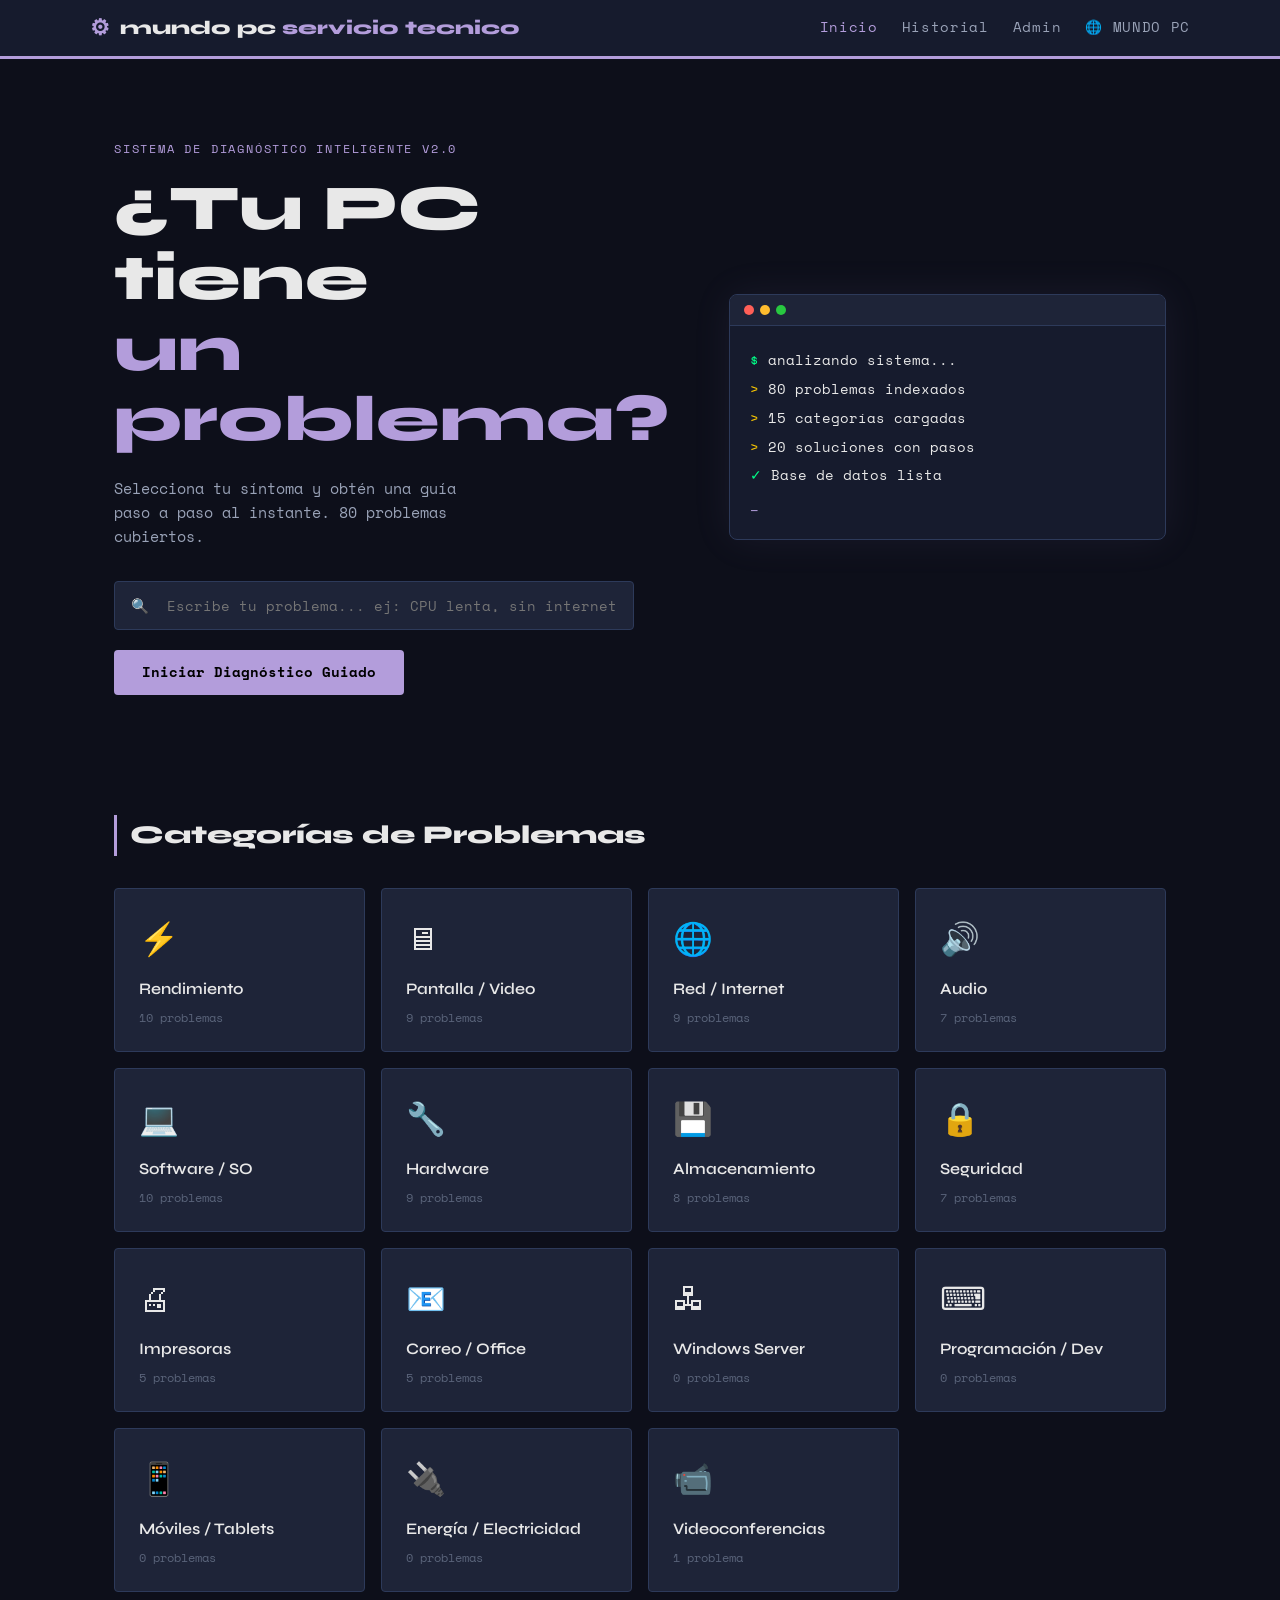
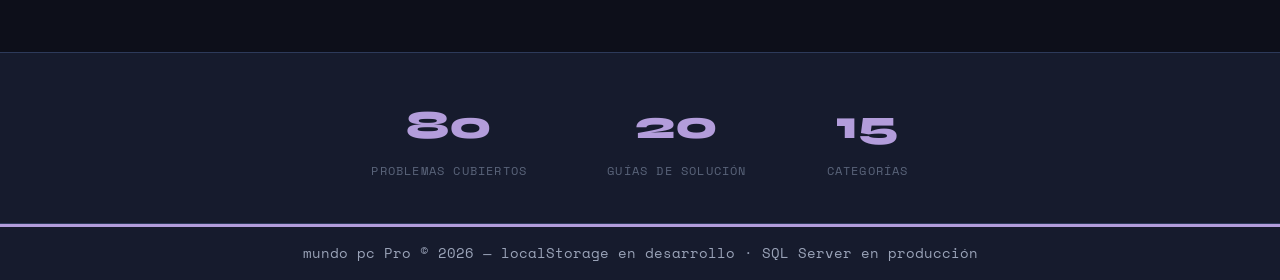
<file: index.html>
<!DOCTYPE html>
<html lang="es">
<head>
  <meta charset="UTF-8" />
  <meta name="viewport" content="width=device-width, initial-scale=1.0"/>
  <title>mundo pc — Soporte Técnico</title>
  <link rel="icon" href="logo principal.jpeg">
  <link rel="stylesheet" href="css/style.css" />
  <link rel="preconnect" href="https://fonts.googleapis.com">
  <link href="https://fonts.googleapis.com/css2?family=Space+Mono:wght@400;700&family=Syne:wght@400;600;800&display=swap" rel="stylesheet">
</head>
<body>

  <header class="site-header">
    <div class="header-inner">
      <div class="logo">
        <span class="logo-icon">⚙</span>
        <span class="logo-text">mundo pc <em> servicio tecnico</em></span>
      </div>
      <nav class="main-nav">
        <a href="index.html" class="nav-link active">Inicio</a>
        <a href="views/historial.html" class="nav-link">Historial</a>
        <a href="views/admin.html" class="nav-link">Admin</a>
        <a href="https://emanuel240526.github.io/mundo-pc/" class="nav-link">🌐 MUNDO PC</a>
      </nav>
    </div>
  </header>

  <!-- HERO -->
  <section class="hero">
    <div class="hero-content">
      <p class="hero-tag">Sistema de Diagnóstico Inteligente v2.0</p>
      <h1 class="hero-title">¿Tu PC tiene<br/><span class="accent">un problema?</span></h1>
      <p class="hero-sub">Selecciona tu síntoma y obtén una guía paso a paso al instante. 80 problemas cubiertos.</p>

      <!-- BUSCADOR GLOBAL -->
      <div id="searchWrap" class="search-wrap">
        <input type="text" id="searchGlobal" class="search-global" placeholder="🔍  Escribe tu problema... ej: CPU lenta, sin internet"/>
        <div id="searchResultados" class="search-resultados" style="display:none"></div>
      </div>

      <a href="views/diagnostico.html" class="btn-primary" style="margin-top:12px">Iniciar Diagnóstico Guiado</a>
    </div>
    <div class="hero-visual">
      <div class="terminal-mock">
        <div class="terminal-bar"><span></span><span></span><span></span></div>
        <div class="terminal-body">
          <p><span class="t-green">$</span> analizando sistema...</p>
          <p><span class="t-yellow">></span> 80 problemas indexados</p>
          <p><span class="t-yellow">></span> 15 categorías cargadas</p>
          <p><span class="t-yellow">></span> 20 soluciones con pasos</p>
          <p><span class="t-green">✓</span> Base de datos lista</p>
          <p class="blink">_</p>
        </div>
      </div>
    </div>
  </section>

  <!-- CATEGORÍAS -->
  <section class="categories">
    <h2 class="section-title">Categorías de Problemas</h2>
    <div class="cat-grid" id="catGrid"></div>
  </section>

  <!-- STATS -->
  <section class="stats-bar">
    <div class="stat">
      <span class="stat-num" id="statProblemas">0</span>
      <span class="stat-label">Problemas cubiertos</span>
    </div>
    <div class="stat">
      <span class="stat-num" id="statSoluciones">0</span>
      <span class="stat-label">Guías de solución</span>
    </div>
    <div class="stat">
      <span class="stat-num" id="statCategorias">0</span>
      <span class="stat-label">Categorías</span>
    </div>
  </section>

  <footer class="site-footer">
    <p>mundo pc Pro &copy; 2026 — localStorage en desarrollo · SQL Server en producción</p>
  </footer>

  <script src="js/db.js"></script>
  <script src="js/app.js"></script>
</body>
</html>
</file>
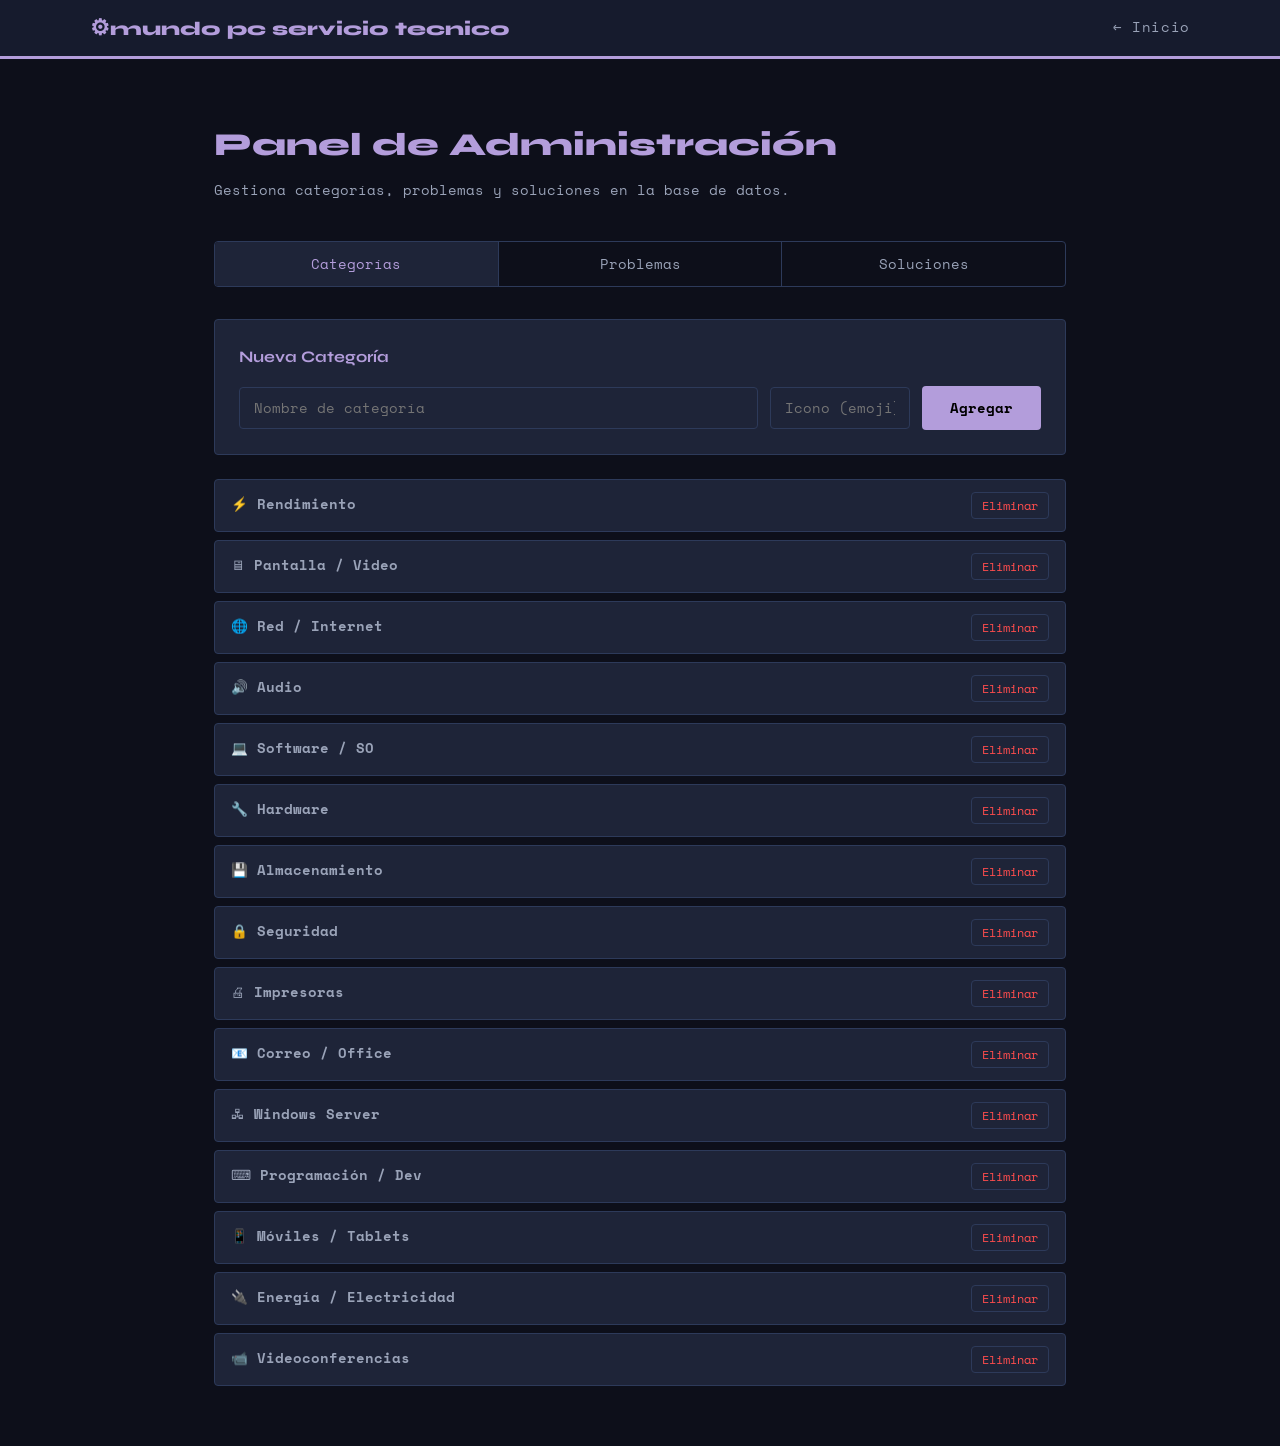
<file: views/admin.html>
<!DOCTYPE html>
<html lang="es">
<head>
  <meta charset="UTF-8"/>
  <meta name="viewport" content="width=device-width, initial-scale=1.0"/>
  <title>Admin — mundo pc Pro</title>
  <link rel="stylesheet" href="../css/style.css"/>
  <link rel="preconnect" href="https://fonts.googleapis.com">
  <link href="https://fonts.googleapis.com/css2?family=Space+Mono:wght@400;700&family=Syne:wght@400;600;800&display=swap" rel="stylesheet">
</head>
<body class="view-page">

  <header class="site-header">
    <div class="header-inner">
      <div class="logo">
        <a href="../index.html"><span class="logo-icon">⚙</span><span class="logo-text">mundo pc <em> servicio tecnico</em></span></a>
      </div>
      <nav class="main-nav">
        <a href="../index.html" class="nav-link">← Inicio</a>
      </nav>
    </div>
  </header>

  <main class="admin-main">

    <div class="page-heading">
      <h1>Panel de Administración</h1>
      <p>Gestiona categorías, problemas y soluciones en la base de datos.</p>
    </div>

    <!-- TABS -->
    <div class="admin-tabs">
      <button class="tab-btn active" onclick="switchTab('categorias')">Categorías</button>
      <button class="tab-btn" onclick="switchTab('problemas')">Problemas</button>
      <button class="tab-btn" onclick="switchTab('soluciones')">Soluciones</button>
    </div>

    <!-- TAB: CATEGORÍAS -->
    <div class="tab-content active" id="tab-categorias">
      <div class="admin-form-card">
        <h3>Nueva Categoría</h3>
        <div class="form-row">
          <input type="text" id="catNombre" placeholder="Nombre de categoría" class="form-input"/>
          <input type="text" id="catIcono" placeholder="Icono (emoji)" class="form-input short"/>
          <button class="btn-primary" onclick="agregarCategoria()">Agregar</button>
        </div>
      </div>
      <div class="admin-list" id="listaCategorias"></div>
    </div>

    <!-- TAB: PROBLEMAS -->
    <div class="tab-content" id="tab-problemas">
      <div class="admin-form-card">
        <h3>Nuevo Problema</h3>
        <div class="form-row">
          <select id="probCategoria" class="form-input">
            <option value="">Selecciona categoría</option>
          </select>
          <input type="text" id="probNombre" placeholder="Descripción del problema" class="form-input"/>
          <button class="btn-primary" onclick="agregarProblema()">Agregar</button>
        </div>
      </div>
      <div class="admin-list" id="listaProblemas"></div>
    </div>

    <!-- TAB: SOLUCIONES -->
    <div class="tab-content" id="tab-soluciones">
      <div class="admin-form-card">
        <h3>Nueva Solución</h3>
        <div class="form-col">
          <select id="solProblema" class="form-input">
            <option value="">Selecciona problema</option>
          </select>
          <input type="text" id="solTitulo" placeholder="Título de la solución" class="form-input"/>
          <textarea id="solPasos" class="form-textarea" placeholder="Pasos (uno por línea)"></textarea>
          <input type="text" id="solHerramientas" placeholder="Herramientas necesarias (separadas por coma)" class="form-input"/>
          <select id="solDificultad" class="form-input">
            <option value="facil">Fácil</option>
            <option value="medio">Medio</option>
            <option value="avanzado">Avanzado</option>
          </select>
          <input type="number" id="solTiempo" placeholder="Tiempo estimado (minutos)" class="form-input"/>
          <button class="btn-primary" onclick="agregarSolucion()">Guardar Solución</button>
        </div>
      </div>
      <div class="admin-list" id="listaSoluciones"></div>
    </div>

  </main>

  <script src="../js/db.js"></script>
  <script src="../js/admin.js"></script>

</body>
</html>
</file>
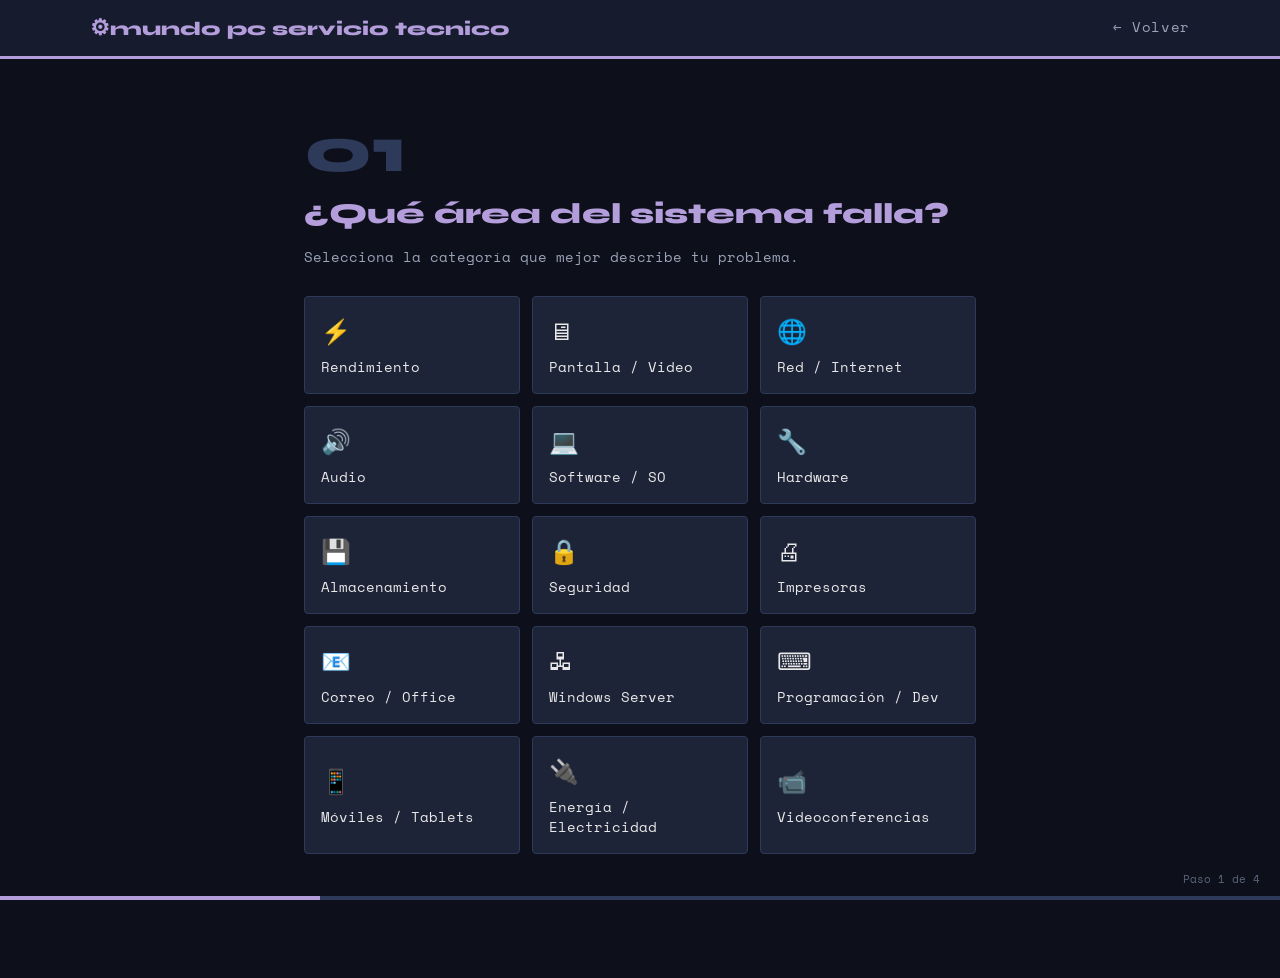
<file: views/diagnostico.html>
<!DOCTYPE html>
<html lang="es">
<head>
  <meta charset="UTF-8"/>
  <meta name="viewport" content="width=device-width, initial-scale=1.0"/>
  <title>Diagnóstico — mundo pc Pro</title>
  <link rel="stylesheet" href="../css/style.css"/>
  <link rel="preconnect" href="https://fonts.googleapis.com">
  <link href="https://fonts.googleapis.com/css2?family=Space+Mono:wght@400;700&family=Syne:wght@400;600;800&display=swap" rel="stylesheet">
</head>
<body class="view-page">

  <header class="site-header">
    <div class="header-inner">
      <div class="logo">
        <a href="../index.html"><span class="logo-icon">⚙</span><span class="logo-text">mundo pc <em> servicio tecnico</em></span></a>
      </div>
      <nav class="main-nav">
        <a href="../index.html" class="nav-link">← Volver</a>
      </nav>
    </div>
  </header>

  <main class="diag-main">

    <!-- PASO 1: Categoría -->
    <div class="step-card active" id="step1">
      <div class="step-number">01</div>
      <h2>¿Qué área del sistema falla?</h2>
      <p class="step-desc">Selecciona la categoría que mejor describe tu problema.</p>
      <div class="option-grid" id="categoriaGrid">
        <!-- Llenado por diagnostico.js -->
      </div>
    </div>

    <!-- PASO 2: Problema específico -->
    <div class="step-card" id="step2">
      <div class="step-number">02</div>
      <h2>¿Cuál es el síntoma exacto?</h2>
      <p class="step-desc">Escoge el problema que mejor describe lo que ves.</p>
      <div class="option-grid" id="problemaGrid">
        <!-- Llenado dinámico -->
      </div>
      <button class="btn-ghost" onclick="goBack(1)">← Atrás</button>
    </div>

    <!-- PASO 3: Severidad -->
    <div class="step-card" id="step3">
      <div class="step-number">03</div>
      <h2>¿Qué tan grave es?</h2>
      <p class="step-desc">Esto nos ayuda a priorizar la solución.</p>
      <div class="severity-row">
        <button class="sev-btn" data-sev="1" onclick="selectSeveridad(1)">😐 Leve</button>
        <button class="sev-btn" data-sev="2" onclick="selectSeveridad(2)">😟 Moderado</button>
        <button class="sev-btn" data-sev="3" onclick="selectSeveridad(3)">🔥 Crítico</button>
      </div>
      <button class="btn-ghost" onclick="goBack(2)">← Atrás</button>
    </div>

    <!-- PASO 4: Resultado -->
    <div class="step-card" id="step4">
      <div class="step-number">04</div>
      <h2>Tu guía de solución</h2>
      <div class="resultado-box" id="resultadoBox">
        <!-- Llenado por diagnostico.js con datos de BD -->
      </div>
      <div class="resultado-actions">
        <button class="btn-primary" onclick="guardarConsulta()">💾 Guardar en historial</button>
        <button class="btn-ghost" onclick="reiniciar()">🔄 Nuevo diagnóstico</button>
        <a href="guia.html" class="btn-ghost" id="verGuiaBtn">📄 Ver guía completa</a>
      </div>
    </div>

    <!-- BARRA DE PROGRESO -->
    <div class="progress-bar-wrap">
      <div class="progress-bar" id="progressBar" style="width:25%"></div>
    </div>
    <p class="progress-label" id="progressLabel">Paso 1 de 4</p>

  </main>

  <script src="../js/db.js"></script>
  <script src="../js/diagnostico.js"></script>

</body>
</html>
</file>
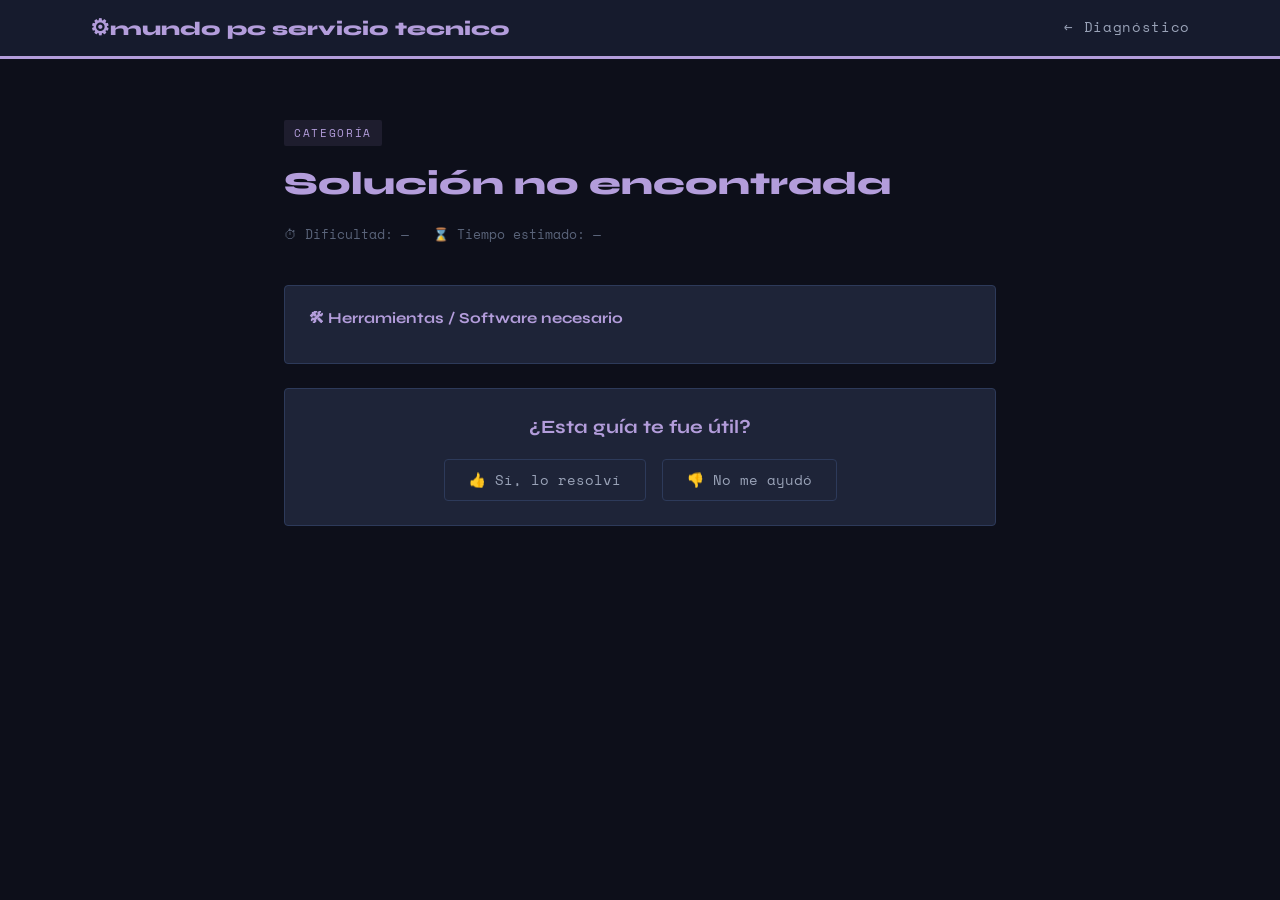
<file: views/guia.html>
<!DOCTYPE html>
<html lang="es">
<head>
  <meta charset="UTF-8"/>
  <meta name="viewport" content="width=device-width, initial-scale=1.0"/>
  <title>Guía de Solución — mundo pc Pro</title>
  <link rel="stylesheet" href="../css/style.css"/>
  <link rel="preconnect" href="https://fonts.googleapis.com">
  <link href="https://fonts.googleapis.com/css2?family=Space+Mono:wght@400;700&family=Syne:wght@400;600;800&display=swap" rel="stylesheet">
</head>
<body class="view-page">

  <header class="site-header">
    <div class="header-inner">
      <div class="logo">
        <a href="../index.html"><span class="logo-icon">⚙</span><span class="logo-text">mundo pc <em> servicio tecnico</em></span></a>
      </div>
      <nav class="main-nav">
        <a href="diagnostico.html" class="nav-link">← Diagnóstico</a>
      </nav>
    </div>
  </header>

  <main class="guia-main">

    <div class="guia-header">
      <span class="guia-tag" id="guiaCategoria">Categoría</span>
      <h1 id="guiaTitulo">Cargando solución...</h1>
      <div class="guia-meta">
        <span id="guiaDificultad">⏱ Dificultad: —</span>
        <span id="guiaTiempo">⌛ Tiempo estimado: —</span>
      </div>
    </div>

    <!-- ADVERTENCIA si es crítico -->
    <div class="alert-critico" id="alertCritico" style="display:none">
      ⚠️ <strong>Problema crítico detectado.</strong> Si no te sientes seguro, contacta a un técnico profesional.
    </div>

    <!-- PASOS -->
    <div class="steps-list" id="stepsList">
      <!-- Llenado por guia.js -->
    </div>

    <!-- HERRAMIENTAS NECESARIAS -->
    <div class="tools-section">
      <h3>🛠 Herramientas / Software necesario</h3>
      <ul id="toolsList"></ul>
    </div>

    <!-- NOTAS ADICIONALES -->
    <div class="notas-section" id="notasSection" style="display:none">
      <h3>📝 Notas adicionales</h3>
      <p id="notasTexto"></p>
    </div>

    <!-- FEEDBACK -->
    <div class="feedback-section">
      <h3>¿Esta guía te fue útil?</h3>
      <div class="feedback-btns">
        <button class="fb-btn" onclick="darFeedback(true)">👍 Sí, lo resolví</button>
        <button class="fb-btn fb-neg" onclick="darFeedback(false)">👎 No me ayudó</button>
      </div>
      <div class="feedback-msg" id="feedbackMsg" style="display:none"></div>
    </div>

  </main>

  <script src="../js/db.js"></script>
  <script src="../js/guia.js"></script>

</body>
</html>
</file>
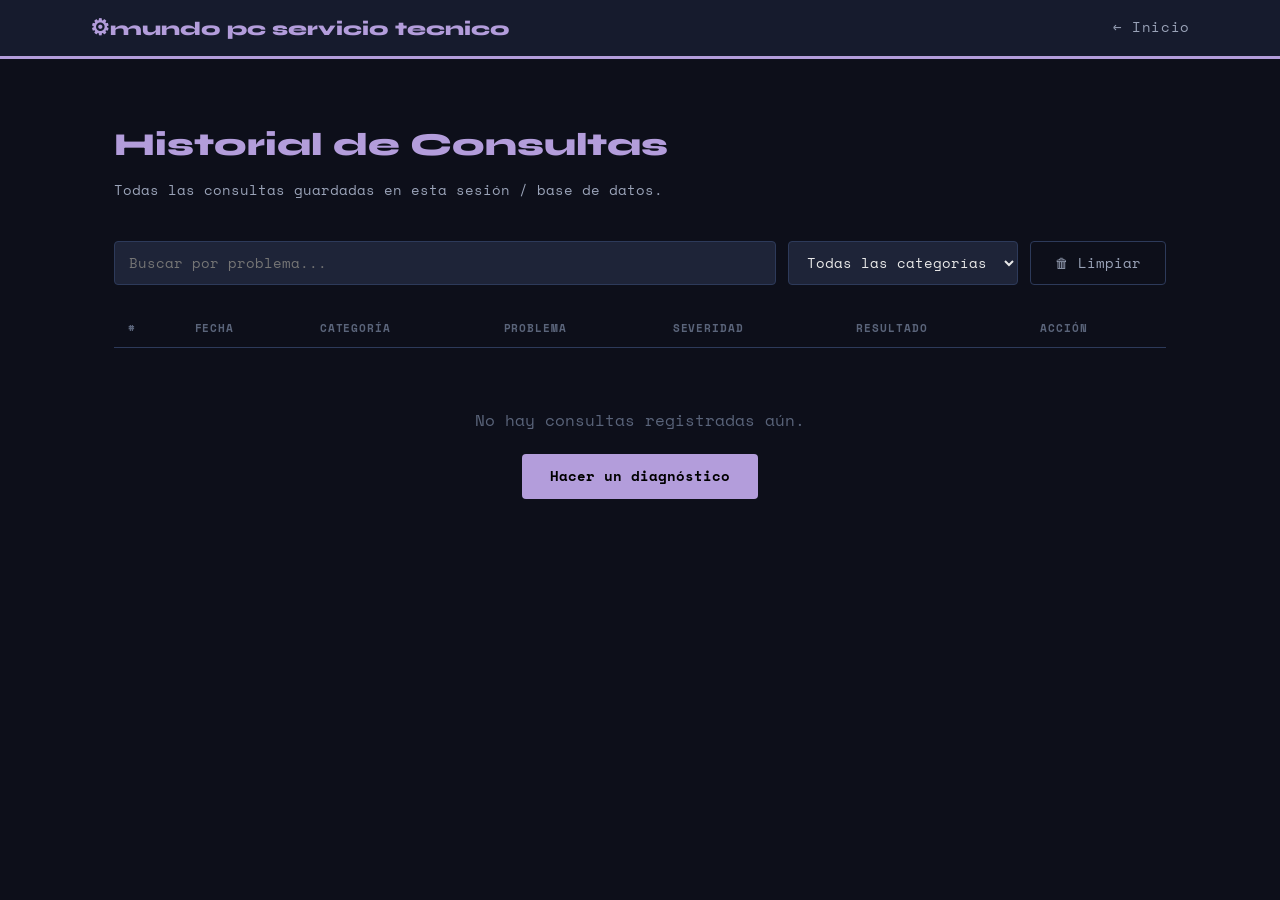
<file: views/historial.html>
<!DOCTYPE html>
<html lang="es">
<head>
  <meta charset="UTF-8"/>
  <meta name="viewport" content="width=device-width, initial-scale=1.0"/>
  <title>Historial — mundo pc Pro</title>
  <link rel="stylesheet" href="../css/style.css"/>
  <link rel="preconnect" href="https://fonts.googleapis.com">
  <link href="https://fonts.googleapis.com/css2?family=Space+Mono:wght@400;700&family=Syne:wght@400;600;800&display=swap" rel="stylesheet">
</head>
<body class="view-page">

  <header class="site-header">
    <div class="header-inner">
      <div class="logo">
        <a href="../index.html"><span class="logo-icon">⚙</span><span class="logo-text">mundo pc <em> servicio tecnico</em></span></a>
      </div>
      <nav class="main-nav">
        <a href="../index.html" class="nav-link">← Inicio</a>
      </nav>
    </div>
  </header>

  <main class="historial-main">

    <div class="page-heading">
      <h1>Historial de Consultas</h1>
      <p>Todas las consultas guardadas en esta sesión / base de datos.</p>
    </div>

    <!-- FILTROS -->
    <div class="filter-bar">
      <input type="text" id="searchInput" placeholder="Buscar por problema..." class="search-input" oninput="filtrarHistorial()"/>
      <select id="catFilter" class="filter-select" onchange="filtrarHistorial()">
        <option value="">Todas las categorías</option>
      </select>
      <button class="btn-ghost" onclick="limpiarHistorial()">🗑 Limpiar</button>
    </div>

    <!-- TABLA -->
    <div class="table-wrap">
      <table class="historial-table">
        <thead>
          <tr>
            <th>#</th>
            <th>Fecha</th>
            <th>Categoría</th>
            <th>Problema</th>
            <th>Severidad</th>
            <th>Resultado</th>
            <th>Acción</th>
          </tr>
        </thead>
        <tbody id="historialBody">
          <!-- Llenado por historial.js -->
        </tbody>
      </table>
    </div>

    <div class="empty-state" id="emptyState" style="display:none">
      <p>No hay consultas registradas aún.</p>
      <a href="diagnostico.html" class="btn-primary">Hacer un diagnóstico</a>
    </div>

  </main>

  <script src="../js/db.js"></script>
  <script src="../js/historial.js"></script>

</body>
</html>
</file>
<file: css/style.css>
/* ============================================
   mundo pc Pro — Estilos UNIFICADOS (con Lila)
   Versión FULL: Index, Diagnóstico, Guía, Historial, Admin
   ============================================ */

:root {
  --bg-primary: #0d0f1a;
  --bg-secondary: #161b2d;
  --bg-card: #1e2438;
  --border-color: #2d3a5a;
  --accent-lila: #b39ddb;
  --accent-lila-dark: #7e57c2;
  --accent-blue: #4a9de0;
  --accent-green: #00ff88;
  --accent-red: #ff4d4d;
  --accent-yellow: #ffcc00;
  --text-primary: #e8e8e8;
  --text-secondary: #9aa3b8;
  --text-dim: #5a647a;
  --font-head: 'Syne', sans-serif;
  --font-mono: 'Space Mono', monospace;
  --radius: 4px;
  --transition: 0.2s ease;
}

/* --- RESET --- */
*, *::before, *::after { box-sizing: border-box; margin: 0; padding: 0; }
html { scroll-behavior: smooth; }

body {
  background: var(--bg-primary);
  color: var(--text-primary);
  font-family: var(--font-mono);
  line-height: 1.6;
  min-height: 100vh;
}

a { color: var(--accent-lila); text-decoration: none; }
a:hover { color: var(--accent-lila-dark); text-decoration: underline; }

/* ============================================
   HEADER (unificado)
   ============================================ */
.site-header {
  background: var(--bg-secondary);
  border-bottom: 3px solid var(--accent-lila);
  width: 100%;
  padding: 0 20px;
}

.header-inner {
  max-width: 1100px;
  margin: 0 auto;
  padding: 10px 0;
  display: flex;
  align-items: center;
  justify-content: space-between;
}

.logo {
  display: flex;
  align-items: center;
  gap: 10px;
  font-family: var(--font-head);
  font-size: 1.2rem;
  font-weight: 800;
}
.logo-icon { font-size: 1.4rem; color: var(--accent-lila); }
.logo-text em { color: var(--accent-lila); font-style: normal; }

.main-nav {
  display: flex;
  gap: 24px;
}
.nav-link {
  color: var(--text-secondary);
  font-size: 0.85rem;
  letter-spacing: 0.05em;
  transition: color var(--transition);
}
.nav-link:hover, .nav-link.active {
  color: var(--accent-lila);
  text-decoration: none;
}

/* ============================================
   HERO (Index)
   ============================================ */
.hero {
  max-width: 1100px;
  margin: 0 auto;
  padding: 80px 24px 60px;
  display: grid;
  grid-template-columns: 1fr 1fr;
  gap: 60px;
  align-items: center;
}
.hero-tag {
  font-size: 0.75rem;
  letter-spacing: 0.15em;
  text-transform: uppercase;
  color: var(--accent-lila);
  margin-bottom: 16px;
}
.hero-title {
  font-family: var(--font-head);
  font-size: clamp(2.5rem, 5vw, 4rem);
  font-weight: 800;
  line-height: 1.1;
  margin-bottom: 20px;
}
.hero-title .accent { color: var(--accent-lila); }
.hero-sub {
  color: var(--text-secondary);
  font-size: 0.95rem;
  margin-bottom: 32px;
  max-width: 380px;
}

/* Terminal */
.terminal-mock {
  background: var(--bg-secondary);
  border: 1px solid var(--border-color);
  border-radius: 8px;
  overflow: hidden;
  box-shadow: 0 0 40px rgba(179, 157, 219, 0.08);
}
.terminal-bar {
  background: var(--bg-card);
  padding: 10px 14px;
  display: flex;
  gap: 6px;
  border-bottom: 1px solid var(--border-color);
}
.terminal-bar span {
  width: 10px; height: 10px;
  border-radius: 50%;
  background: var(--border-color);
}
.terminal-bar span:nth-child(1) { background: #ff5f57; }
.terminal-bar span:nth-child(2) { background: #febc2e; }
.terminal-bar span:nth-child(3) { background: #28c840; }
.terminal-body {
  padding: 20px;
  font-size: 0.9rem;
  line-height: 2;
}
.t-green { color: var(--accent-green); }
.t-yellow { color: var(--accent-yellow); }
.t-red { color: var(--accent-red); }
.blink {
  animation: blink 1s step-end infinite;
  color: var(--accent-lila);
}
@keyframes blink { 50% { opacity: 0; } }

/* Botones */
.btn-primary {
  display: inline-block;
  background: var(--accent-lila);
  color: #000;
  font-family: var(--font-mono);
  font-weight: 700;
  font-size: 0.85rem;
  padding: 12px 28px;
  border-radius: var(--radius);
  border: none;
  cursor: pointer;
  transition: all var(--transition);
}
.btn-primary:hover {
  background: var(--accent-lila-dark);
  color: #fff;
  transform: translateY(-1px);
}

.btn-ghost {
  display: inline-block;
  background: transparent;
  color: var(--text-secondary);
  font-family: var(--font-mono);
  font-size: 0.85rem;
  padding: 11px 24px;
  border-radius: var(--radius);
  border: 1px solid var(--border-color);
  cursor: pointer;
  transition: all var(--transition);
}
.btn-ghost:hover {
  border-color: var(--accent-lila);
  color: var(--accent-lila);
  text-decoration: none;
}

/* ============================================
   CATEGORÍAS (Index)
   ============================================ */
.categories {
  max-width: 1100px;
  margin: 0 auto;
  padding: 60px 24px;
}
.section-title {
  font-family: var(--font-head);
  font-size: 1.6rem;
  font-weight: 800;
  margin-bottom: 32px;
  position: relative;
  padding-left: 16px;
}
.section-title::before {
  content: '';
  position: absolute;
  left: 0;
  top: 0;
  bottom: 0;
  width: 3px;
  background: var(--accent-lila);
}
.cat-grid {
  display: grid;
  grid-template-columns: repeat(auto-fill, minmax(240px, 1fr));
  gap: 16px;
}
.cat-card {
  background: var(--bg-card);
  border: 1px solid var(--border-color);
  border-radius: var(--radius);
  padding: 24px;
  cursor: pointer;
  transition: all var(--transition);
}
.cat-card:hover {
  border-color: var(--accent-lila);
  transform: translateY(-2px);
  box-shadow: 0 4px 20px rgba(179, 157, 219, 0.1);
}
.cat-icon { font-size: 2rem; margin-bottom: 12px; display: block; }
.cat-name { font-family: var(--font-head); font-size: 1rem; font-weight: 600; margin-bottom: 6px; }
.cat-count { font-size: 0.75rem; color: var(--text-dim); }

/* ============================================
   STATS (Index)
   ============================================ */
.stats-bar {
  background: var(--bg-secondary);
  border-top: 1px solid var(--border-color);
  border-bottom: 1px solid var(--border-color);
  display: flex;
  justify-content: center;
  gap: 80px;
  padding: 40px 24px;
}
.stat { text-align: center; }
.stat-num {
  display: block;
  font-family: var(--font-head);
  font-size: 2.5rem;
  font-weight: 800;
  color: var(--accent-lila);
}
.stat-label { font-size: 0.75rem; color: var(--text-dim); letter-spacing: 0.1em; text-transform: uppercase; }

/* ============================================
   BUSCADOR GLOBAL (Index y donde se use)
   ============================================ */
.search-wrap {
  position: relative;
  max-width: 520px;
  margin-bottom: 8px;
}
.search-global {
  width: 100%;
  background: var(--bg-card);
  border: 1px solid var(--border-color);
  border-radius: var(--radius);
  color: var(--text-primary);
  font-family: var(--font-mono);
  font-size: 0.9rem;
  padding: 13px 16px;
  outline: none;
  transition: border-color var(--transition);
}
.search-global:focus { border-color: var(--accent-lila); }
.search-resultados {
  position: absolute;
  top: calc(100% + 4px);
  left: 0; right: 0;
  background: var(--bg-card);
  border: 1px solid var(--border-color);
  border-radius: var(--radius);
  z-index: 200;
  overflow: hidden;
  box-shadow: 0 8px 24px rgba(0,0,0,0.4);
}
.sr-item {
  padding: 12px 16px;
  cursor: pointer;
  border-bottom: 1px solid var(--border-color);
  transition: background var(--transition);
}
.sr-item:hover { background: rgba(179, 157, 219, 0.05); }
.sr-cat { font-size: 0.72rem; color: var(--accent-lila); display: block; margin-bottom: 2px; }
.sr-prob { font-size: 0.85rem; color: var(--text-secondary); }

/* ============================================
   DIAGNÓSTICO (Vista: diagnostico.html)
   ============================================ */
.diag-main {
  max-width: 720px;
  margin: 0 auto;
  padding: 60px 24px 100px;
  position: relative;
}
.step-card {
  display: none;
  animation: fadeIn 0.3s ease;
}
.step-card.active { display: block; }
@keyframes fadeIn { from { opacity: 0; transform: translateY(12px); } to { opacity: 1; transform: translateY(0); } }

.step-number {
  font-family: var(--font-head);
  font-size: 4rem;
  font-weight: 800;
  color: var(--border-color);
  line-height: 1;
  margin-bottom: 8px;
}
.step-card h2 {
  font-family: var(--font-head);
  font-size: 1.8rem;
  font-weight: 800;
  margin-bottom: 8px;
  color: var(--accent-lila);
}
.step-desc { color: var(--text-secondary); font-size: 0.9rem; margin-bottom: 28px; }

.option-grid {
  display: grid;
  grid-template-columns: repeat(auto-fill, minmax(200px, 1fr));
  gap: 12px;
  margin-bottom: 24px;
}
.option-btn {
  background: var(--bg-card);
  border: 1px solid var(--border-color);
  border-radius: var(--radius);
  padding: 16px;
  cursor: pointer;
  text-align: left;
  color: var(--text-primary);
  font-family: var(--font-mono);
  font-size: 0.85rem;
  transition: all var(--transition);
}
.option-btn:hover, .option-btn.selected {
  border-color: var(--accent-lila);
  background: rgba(179, 157, 219, 0.05);
  color: var(--accent-lila);
}
.option-icon { font-size: 1.5rem; margin-bottom: 8px; display: block; }

.severity-row {
  display: flex;
  gap: 16px;
  margin-bottom: 24px;
}
.sev-btn {
  flex: 1;
  background: var(--bg-card);
  border: 1px solid var(--border-color);
  border-radius: var(--radius);
  padding: 20px;
  cursor: pointer;
  color: var(--text-primary);
  font-family: var(--font-mono);
  font-size: 0.9rem;
  transition: all var(--transition);
}
.sev-btn:hover { border-color: var(--accent-yellow); color: var(--accent-yellow); }
.sev-btn.selected { border-color: var(--accent-lila); background: rgba(179, 157, 219, 0.05); }

.resultado-box {
  background: var(--bg-card);
  border: 1px solid var(--border-color);
  border-left: 3px solid var(--accent-lila);
  border-radius: var(--radius);
  padding: 24px;
  margin-bottom: 24px;
}
.resultado-box h3 { font-family: var(--font-head); font-size: 1.2rem; margin-bottom: 16px; color: var(--accent-lila); }
.resultado-box ol { padding-left: 20px; }
.resultado-box li { margin-bottom: 10px; color: var(--text-secondary); font-size: 0.9rem; }

.resultado-actions { display: flex; gap: 12px; flex-wrap: wrap; }

.progress-bar-wrap {
  position: fixed;
  bottom: 0; left: 0; right: 0;
  height: 4px;
  background: var(--border-color);
}
.progress-bar {
  height: 100%;
  background: var(--accent-lila);
  transition: width 0.4s ease;
}
.progress-label {
  position: fixed;
  bottom: 12px;
  right: 20px;
  font-size: 0.7rem;
  color: var(--text-dim);
}

/* ============================================
   GUÍA (Vista: guia.html)
   ============================================ */
.guia-main {
  max-width: 760px;
  margin: 0 auto;
  padding: 60px 24px;
}
.guia-header { margin-bottom: 40px; }
.guia-tag {
  display: inline-block;
  background: rgba(179, 157, 219, 0.1);
  color: var(--accent-lila);
  font-size: 0.7rem;
  letter-spacing: 0.15em;
  text-transform: uppercase;
  padding: 4px 10px;
  border-radius: 2px;
  margin-bottom: 12px;
}
.guia-header h1 { font-family: var(--font-head); font-size: 2rem; font-weight: 800; margin-bottom: 16px; color: var(--accent-lila); }
.guia-meta { display: flex; gap: 24px; color: var(--text-dim); font-size: 0.8rem; }

.alert-critico {
  background: rgba(255, 77, 77, 0.1);
  border: 1px solid var(--accent-red);
  border-radius: var(--radius);
  padding: 14px 18px;
  color: var(--accent-red);
  font-size: 0.85rem;
  margin-bottom: 32px;
}
.steps-list { margin-bottom: 40px; }
.step-item {
  display: flex;
  gap: 20px;
  padding: 20px 0;
  border-bottom: 1px solid var(--border-color);
}
.step-num-badge {
  width: 32px; height: 32px;
  background: var(--accent-lila);
  color: #000;
  font-weight: 700;
  display: flex;
  align-items: center;
  justify-content: center;
  border-radius: 50%;
  flex-shrink: 0;
  font-size: 0.8rem;
}
.step-item-text { font-size: 0.9rem; color: var(--text-secondary); padding-top: 4px; }

.tools-section, .notas-section {
  background: var(--bg-card);
  border: 1px solid var(--border-color);
  border-radius: var(--radius);
  padding: 20px 24px;
  margin-bottom: 24px;
}
.tools-section h3, .notas-section h3 {
  font-family: var(--font-head);
  font-size: 0.95rem;
  margin-bottom: 12px;
  color: var(--accent-lila);
}
.tools-section ul { list-style: none; }
.tools-section li::before { content: '→ '; color: var(--accent-lila); }
.tools-section li { font-size: 0.85rem; color: var(--text-secondary); margin-bottom: 6px; }

.feedback-section {
  background: var(--bg-card);
  border: 1px solid var(--border-color);
  border-radius: var(--radius);
  padding: 24px;
  text-align: center;
}
.feedback-section h3 { font-family: var(--font-head); margin-bottom: 16px; color: var(--accent-lila); }
.feedback-btns { display: flex; gap: 16px; justify-content: center; }
.fb-btn {
  background: transparent;
  border: 1px solid var(--border-color);
  color: var(--text-secondary);
  padding: 10px 24px;
  border-radius: var(--radius);
  cursor: pointer;
  font-family: var(--font-mono);
  font-size: 0.85rem;
  transition: all var(--transition);
}
.fb-btn:hover { border-color: var(--accent-lila); color: var(--accent-lila); }
.fb-btn.fb-neg:hover { border-color: var(--accent-red); color: var(--accent-red); }
.feedback-msg { margin-top: 16px; font-size: 0.85rem; color: var(--accent-lila); }

/* ============================================
   HISTORIAL (Vista: historial.html)
   ============================================ */
.historial-main {
  max-width: 1100px;
  margin: 0 auto;
  padding: 60px 24px;
}
.page-heading { margin-bottom: 40px; }
.page-heading h1 { font-family: var(--font-head); font-size: 2rem; font-weight: 800; margin-bottom: 8px; color: var(--accent-lila); }
.page-heading p { color: var(--text-secondary); font-size: 0.9rem; }

.filter-bar {
  display: flex;
  gap: 12px;
  margin-bottom: 24px;
  flex-wrap: wrap;
}
.search-input, .filter-select, .form-input, .form-textarea {
  background: var(--bg-card);
  border: 1px solid var(--border-color);
  border-radius: var(--radius);
  color: var(--text-primary);
  font-family: var(--font-mono);
  font-size: 0.85rem;
  padding: 10px 14px;
  outline: none;
  transition: border-color var(--transition);
}
.search-input:focus, .filter-select:focus, .form-input:focus, .form-textarea:focus {
  border-color: var(--accent-lila);
}
.search-input { flex: 1; min-width: 200px; }
.form-input.short { max-width: 100px; }
.form-textarea { width: 100%; min-height: 100px; resize: vertical; }

.table-wrap { overflow-x: auto; }
.historial-table {
  width: 100%;
  border-collapse: collapse;
  font-size: 0.82rem;
}
.historial-table th {
  text-align: left;
  padding: 10px 14px;
  color: var(--text-dim);
  letter-spacing: 0.08em;
  text-transform: uppercase;
  font-size: 0.7rem;
  border-bottom: 1px solid var(--border-color);
}
.historial-table td {
  padding: 12px 14px;
  border-bottom: 1px solid var(--border-color);
  color: var(--text-secondary);
}
.historial-table tr:hover td { background: var(--bg-secondary); }

.badge {
  display: inline-block;
  padding: 2px 8px;
  border-radius: 2px;
  font-size: 0.7rem;
  font-weight: 700;
  letter-spacing: 0.05em;
}
.badge-leve { background: rgba(179, 157, 219, 0.1); color: var(--accent-lila); }
.badge-medio { background: rgba(255, 204, 0, 0.1); color: var(--accent-yellow); }
.badge-critico { background: rgba(255, 77, 77, 0.1); color: var(--accent-red); }

.empty-state {
  text-align: center;
  padding: 60px;
  color: var(--text-dim);
}
.empty-state p { margin-bottom: 20px; }

/* ============================================
   ADMIN (Vista: admin.html)
   ============================================ */
.admin-main {
  max-width: 900px;
  margin: 0 auto;
  padding: 60px 24px;
}
.admin-tabs {
  display: flex;
  gap: 0;
  margin-bottom: 32px;
  border: 1px solid var(--border-color);
  border-radius: var(--radius);
  overflow: hidden;
}
.tab-btn {
  flex: 1;
  background: transparent;
  border: none;
  border-right: 1px solid var(--border-color);
  color: var(--text-secondary);
  padding: 12px;
  cursor: pointer;
  font-family: var(--font-mono);
  font-size: 0.85rem;
  transition: all var(--transition);
}
.tab-btn:last-child { border-right: none; }
.tab-btn.active, .tab-btn:hover { background: var(--bg-card); color: var(--accent-lila); }

.tab-content { display: none; }
.tab-content.active { display: block; }

.admin-form-card {
  background: var(--bg-card);
  border: 1px solid var(--border-color);
  border-radius: var(--radius);
  padding: 24px;
  margin-bottom: 24px;
}
.admin-form-card h3 {
  font-family: var(--font-head);
  font-size: 1rem;
  margin-bottom: 16px;
  color: var(--accent-lila);
}
.form-row {
  display: flex;
  gap: 12px;
  flex-wrap: wrap;
  align-items: center;
}
.form-row .form-input { flex: 1; min-width: 140px; }
.form-col { display: flex; flex-direction: column; gap: 12px; }

.admin-list { display: flex; flex-direction: column; gap: 8px; }
.admin-item {
  background: var(--bg-card);
  border: 1px solid var(--border-color);
  border-radius: var(--radius);
  padding: 12px 16px;
  display: flex;
  justify-content: space-between;
  align-items: center;
  font-size: 0.85rem;
}
.admin-item-info { color: var(--text-secondary); }
.admin-item-actions { display: flex; gap: 8px; }

.btn-delete {
  background: transparent;
  border: 1px solid var(--border-color);
  color: var(--accent-red);
  padding: 4px 10px;
  border-radius: var(--radius);
  cursor: pointer;
  font-size: 0.75rem;
  font-family: var(--font-mono);
  transition: all var(--transition);
}
.btn-delete:hover { border-color: var(--accent-red); background: rgba(255, 77, 77, 0.1); }

/* ============================================
   EXTRAS DE SOLUCIÓN / GUÍA (Detalles)
   ============================================ */
.sol-resumen {
  color: var(--text-secondary);
  font-size: 0.85rem;
  margin-bottom: 12px;
  font-style: italic;
}
.sol-meta {
  display: flex;
  gap: 16px;
  margin-bottom: 10px;
  font-size: 0.75rem;
  color: var(--text-dim);
}
.sol-badges {
  display: flex;
  gap: 8px;
  margin-bottom: 14px;
  flex-wrap: wrap;
}
.sol-badge {
  background: rgba(179, 157, 219, 0.1);
  color: var(--accent-lila);
  border: 1px solid rgba(179, 157, 219, 0.2);
  font-size: 0.72rem;
  padding: 3px 8px;
  border-radius: 2px;
  letter-spacing: 0.03em;
}
.sol-pasos {
  padding-left: 20px;
  margin-bottom: 12px;
}
.sol-pasos li {
  margin-bottom: 8px;
  color: var(--text-secondary);
  font-size: 0.88rem;
}
.sol-warn {
  background: rgba(255, 77, 77, 0.08);
  border-left: 2px solid var(--accent-red);
  padding: 8px 12px;
  font-size: 0.8rem;
  color: var(--accent-red);
  border-radius: 0 var(--radius) var(--radius) 0;
}

.cmd-block {
  background: #0a0a0a;
  border: 1px solid var(--border-color);
  border-radius: var(--radius);
  padding: 12px 16px;
  margin-top: 8px;
  font-size: 0.8rem;
  color: var(--accent-lila);
}
.cmd-block code {
  display: block;
  margin-bottom: 4px;
}
.cmd-block code:last-child { margin-bottom: 0; }

/* ============================================
   FOOTER (unificado)
   ============================================ */
.site-footer {
  background: var(--bg-secondary);
  border-top: 3px solid var(--accent-lila);
  text-align: center;
  padding: 16px 20px;
  color: var(--text-secondary);
  font-size: 0.85rem;
}

/* ============================================
   RESPONSIVE
   ============================================ */
@media (max-width: 768px) {
  .hero { grid-template-columns: 1fr; gap: 32px; padding: 40px 16px; }
  .hero-visual { display: none; }
  .stats-bar { gap: 32px; flex-wrap: wrap; }
  .header-inner { flex-direction: column; gap: 12px; }
  .severity-row { flex-direction: column; }
  .resultado-actions { flex-direction: column; }
  .filter-bar { flex-direction: column; }
  .admin-tabs { flex-direction: column; border-radius: var(--radius); }
  .tab-btn { border-right: none; border-bottom: 1px solid var(--border-color); }
}
</file>
